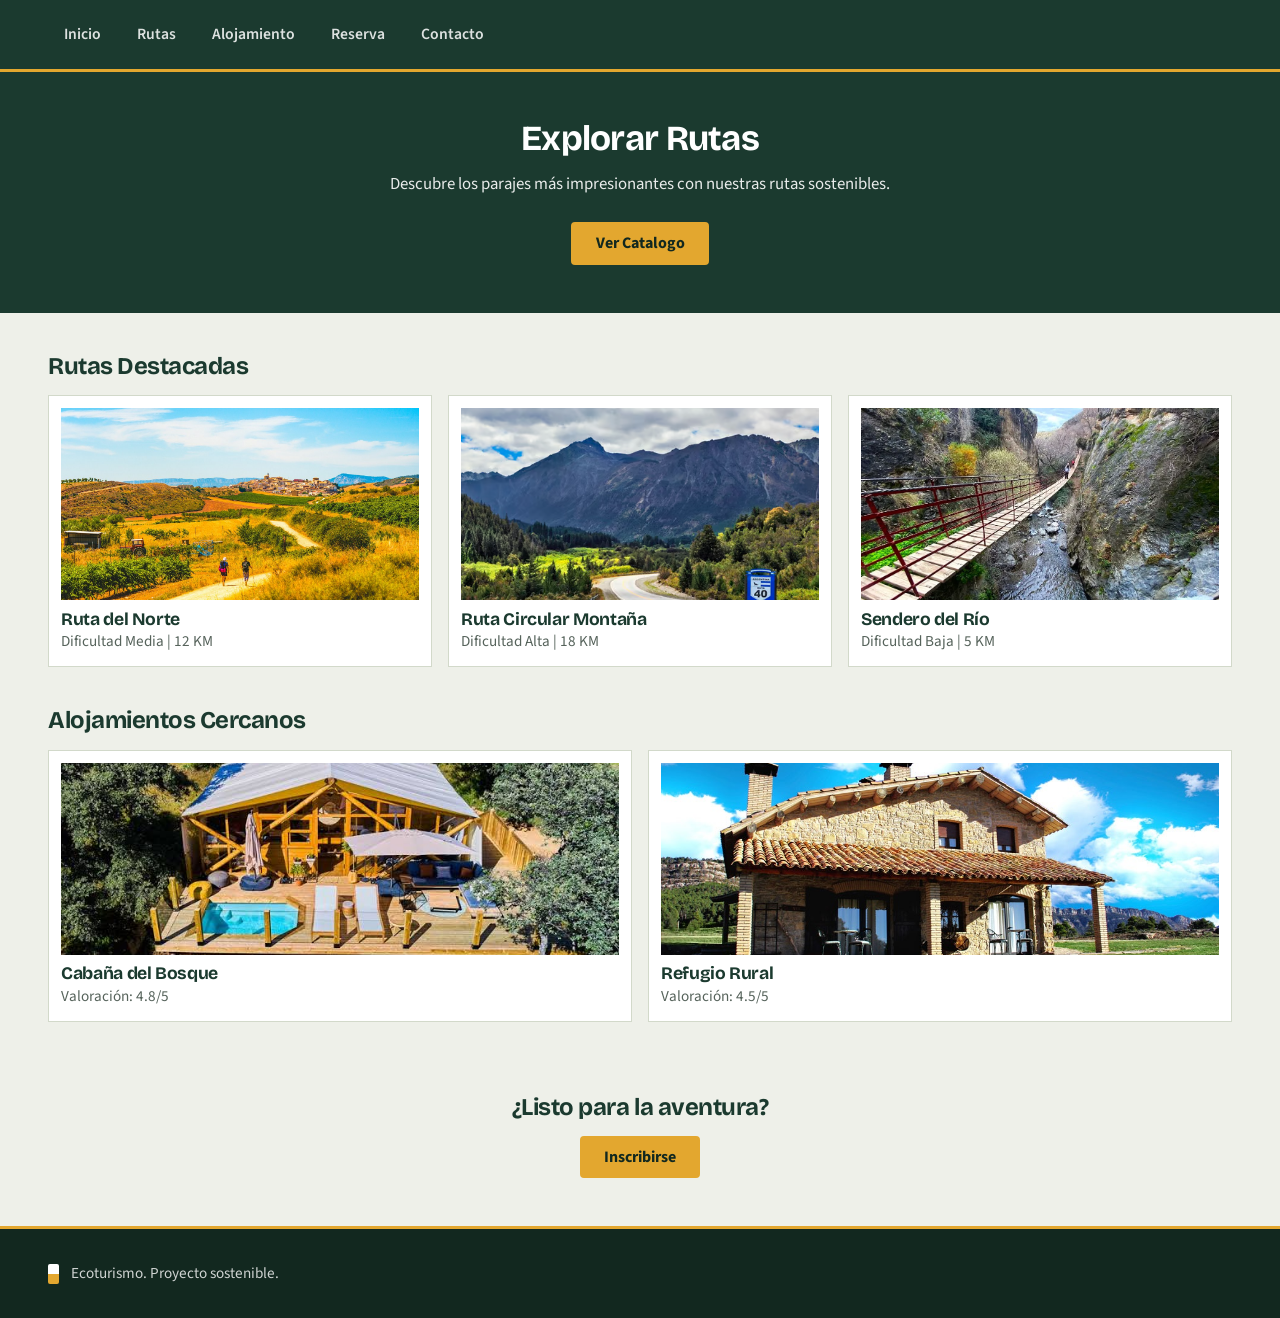
<file: Ecoturismo/index.html>
<!DOCTYPE html>
<html lang="es">
<head>
    <meta charset="UTF-8">
    <meta name="viewport" content="width=device-width, initial-scale=1.0">
    <title>Ecoturismo - Inicio</title>
    <link rel="stylesheet" href="css/estilo.css">
</head>
<body >

    <header>
        <div class="logo">
            <h1>ECOTURISMO</h1>
        </div>
        
        <nav>
            <ul>
                <li><a href="index.html">Inicio</a></li>
                <li><a href="listado.html">Rutas</a></li>
                <li><a href="detalle.html">Alojamiento</a></li>
                <li><a href="formulario.html">Reserva</a></li>
                <li><a href="contacto.html">Contacto</a></li>
            </ul>
        </nav>
    </header>

    <main>
        <section id="hero">
            <h2>Explorar Rutas</h2>
            <p>Descubre los parajes más impresionantes con nuestras rutas sostenibles.</p>
            <a href="listado.html">Ver Catalogo</a>
        </section>

        <!-- Sección de Rutas Destacadas -->
        <section id="rutas-destacadas">
            <h3>Rutas Destacadas</h3>
            <div class="grid-rutas">
                <article class="tarjeta-ruta">
                    <!-- Recuerda incluir siempre el atributo alt en las imágenes -->
                    <img src="img/ruta3.jpg" alt="Sendero boscoso de la ruta norte">
                    <h4>Ruta del Norte</h4>
                    <p>Dificultad Media | 12 KM</p>
                </article>
                <article class="tarjeta-ruta">
                    <img src="img/ruta2.jpg" alt="Vista de la montaña en la ruta circular">
                    <h4>Ruta Circular Montaña</h4>
                    <p>Dificultad Alta | 18 KM</p>
                </article>
                <article class="tarjeta-ruta">
                    <img src="img/ruta1.png" alt="Camino junto al río">
                    <h4>Sendero del Río</h4>
                    <p>Dificultad Baja | 5 KM</p>
                </article>
            </div>
        </section>

        <!-- Sección de Alojamientos Cercanos -->
        <section id="alojamientos">
            <h3>Alojamientos Cercanos</h3>
            <div class="grid-alojamientos">
                <article class="tarjeta-alojamiento">
                    <img src="img/cabaña.jpg" alt="Cabaña de madera ecológica">
                    <h4>Cabaña del Bosque</h4>
                    <p>Valoración: 4.8/5</p>
                </article>
                <article class="tarjeta-alojamiento">
                    <img src="img/rural.jpg" alt="Refugio rural sostenible">
                    <h4>Refugio Rural</h4>
                    <p>Valoración: 4.5/5</p>
                </article>
            </div>
        </section>

        <!-- Sección de Inscripción final -->
        <section id="inscripcion">
            <h3>¿Listo para la aventura?</h3>
            <a href="formulario.html">Inscribirse</a>
        </section>
    </main>

    <footer>
        <p>Ecoturismo. Proyecto sostenible.</p>
    </footer>

</body>
</html>
</file>
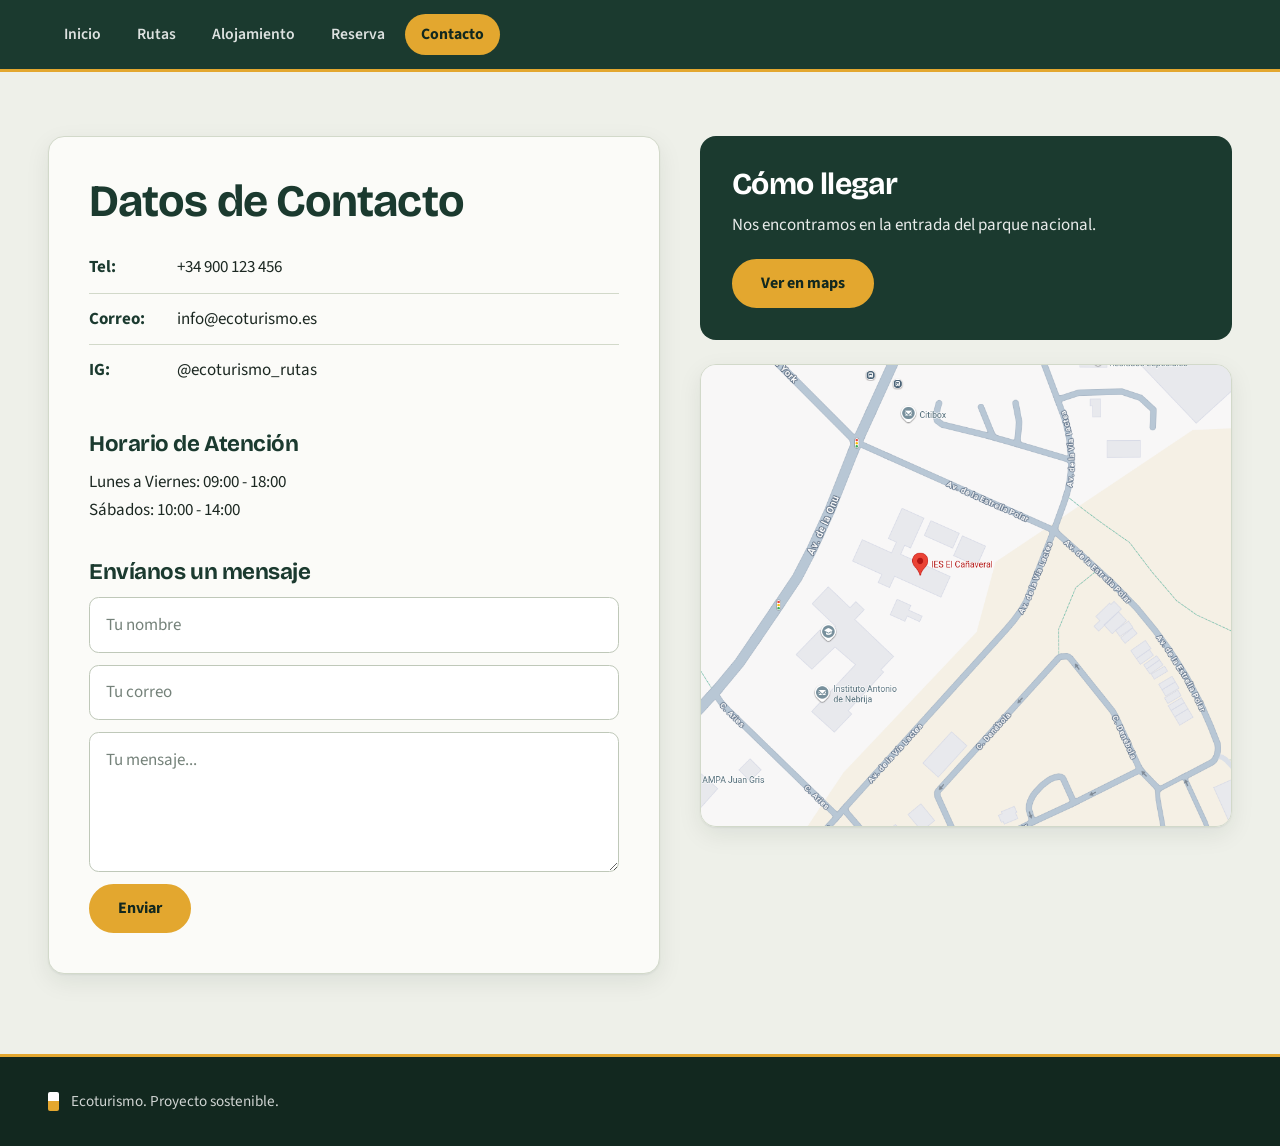
<file: Ecoturismo/contacto.html>
<!DOCTYPE html>
<html lang="es">
<head>
    <meta charset="UTF-8">
    <meta name="viewport" content="width=device-width, initial-scale=1.0">
    <title>Ecoturismo - Contacto</title>
    <link rel="stylesheet" href="css/estilo.css">
</head>
<body>
    <header>
        <div class="logo"><h1>ECOTURISMO</h1></div>
        <nav>
            <ul>
                <li><a href="index.html">Inicio</a></li>
                <li><a href="listado.html">Rutas</a></li>
                <li><a href="detalle.html">Alojamiento</a></li>
                <li><a href="formulario.html">Reserva</a></li>
                <li><a href="contacto.html"><strong>Contacto</strong></a></li>
            </ul>
        </nav>
    </header>

    <main>
        <section id="zona-contacto">
            
            <div class="info-contacto">
                <h3>Datos de Contacto</h3>
                <ul>
                    <li><span title="Teléfono">Tel:</span> +34 900 123 456</li>
                    <li><span title="Correo">Correo:</span> info@ecoturismo.es</li>
                    <li><span>IG:</span> @ecoturismo_rutas</li>
                </ul>

                <h3>Horario de Atención</h3>
                <p>Lunes a Viernes: 09:00 - 18:00<br>Sábados: 10:00 - 14:00</p>
                
                <h3>Envíanos un mensaje</h3>
                <form action="#" method="POST">
                    <input type="text" placeholder="Tu nombre" required id="nombre">
                    <input type="email" placeholder="Tu correo" required id="email">
                    <textarea placeholder="Tu mensaje..." rows="4" required id="mensaje"></textarea>
                    <button type="button" onclick="if (document.getElementById('nombre').value==''||document.getElementById('email').value==''||document.getElementById('mensaje').value=='') {
                        alert('Debes rellenar todos los campos')
                    }else{
                        alert('Ha sido enviado correctamente')
                        document.getElementById('nombre').value=''
                        document.getElementById('email').value=''
                        document.getElementById('mensaje').value=''
                    }"
                    
                    >Enviar</button>
                </form>
            </div>
                <div class="como-llegar">
                    <h3>Cómo llegar</h3>
                    <p>Nos encontramos en la entrada del parque nacional.</p>
                    <a href="https://www.google.com/maps/place/IES+El+Ca%C3%B1averal/@40.3124061,-3.8529028,18.08z/data=!3m1!5s0xd418c3bb704813d:0x5dc97cf10f8c2a74!4m6!3m5!1s0xd418c3a1f62d9e5:0xaefd32a6415e67c1!8m2!3d40.3125736!4d-3.8520269!16s%2Fg%2F11b620g97v?entry=ttu&g_ep=EgoyMDI2MTAyMC4wIKXMDSoASAFQAw%3D%3D">Ver en maps</a>
                </div>

                <div class="mapa-ubicacion">
                <!-- Aquí incrustaremos el iframe de Google Maps más adelante -->
                <div class="placeholder-mapa">
                    <img src="img/ubi.png" alt="Ubicación en el mapa" id="fotoUbi">
                </div>
            </div>

        </section>
    </main>

    <footer>
        <p>Ecoturismo. Proyecto sostenible.</p>
    </footer>
</body>
</html>
</file>
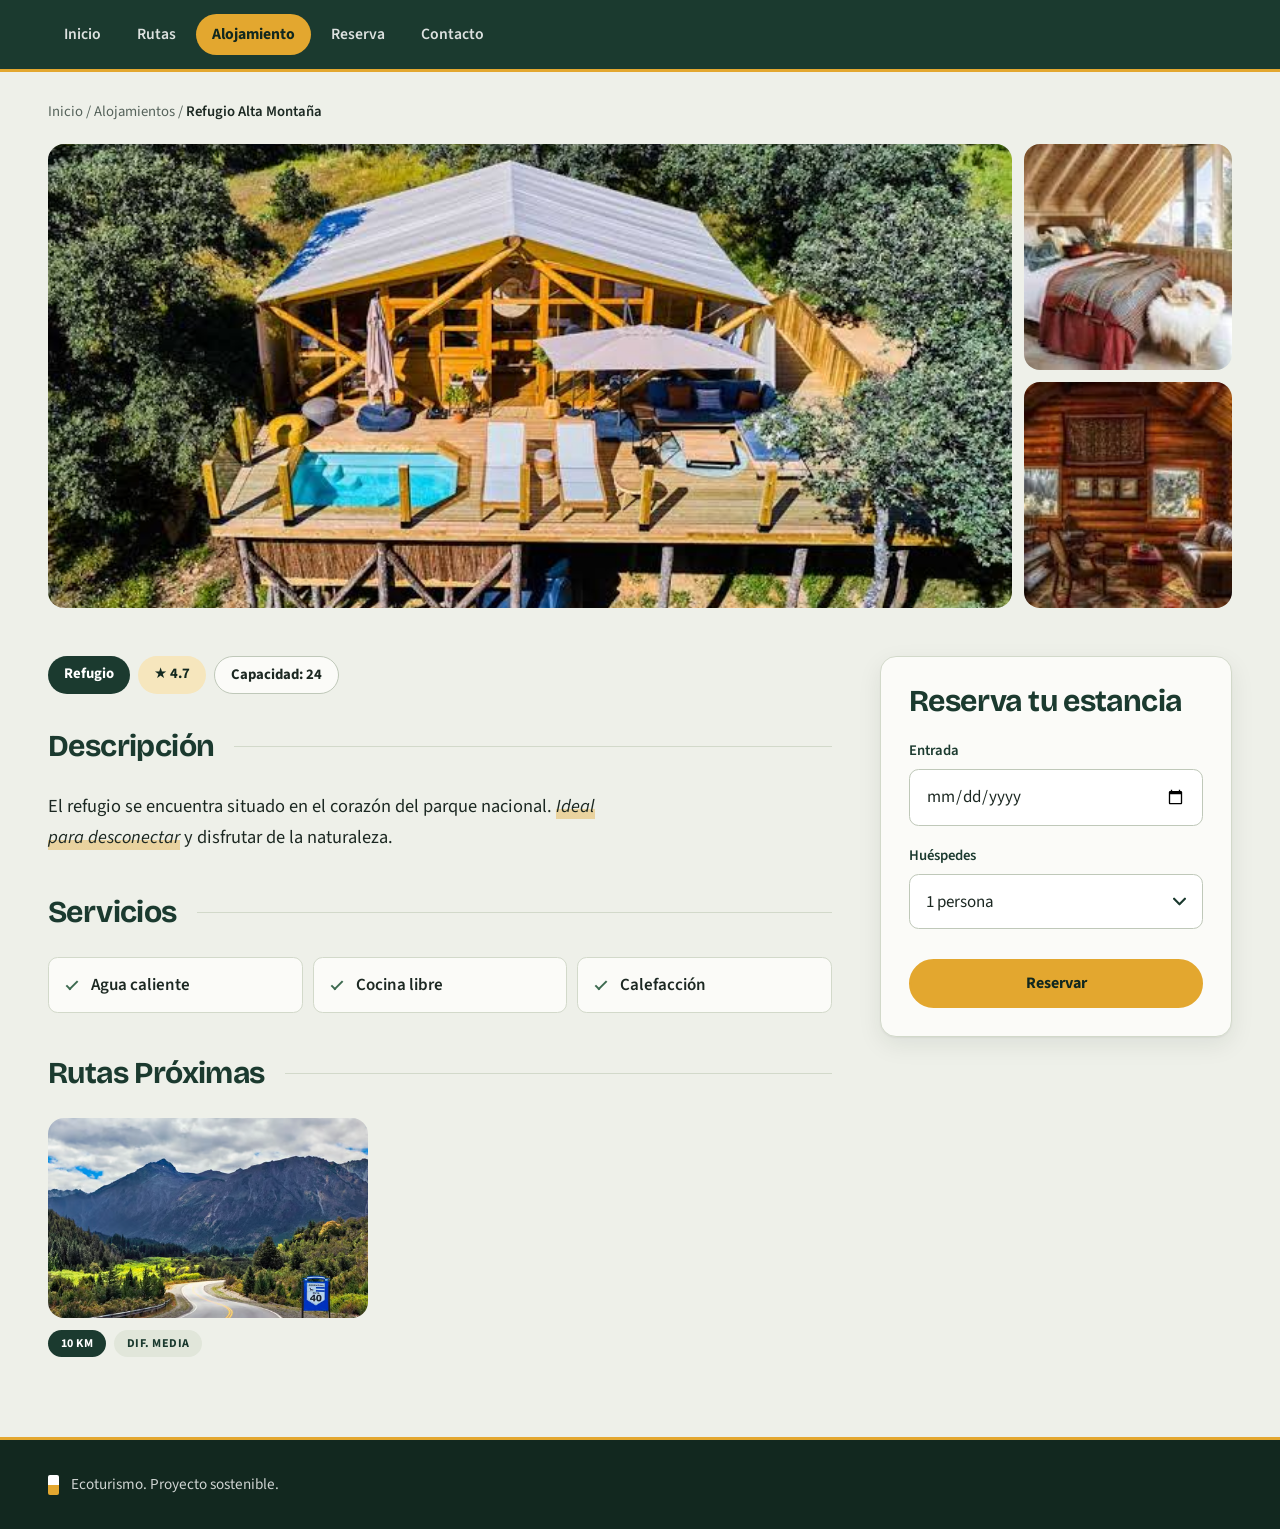
<file: Ecoturismo/detalle.html>
<!DOCTYPE html>
<html lang="es">
<head>
    <meta charset="UTF-8">
    <meta name="viewport" content="width=device-width, initial-scale=1.0">
    <title>Ecoturismo - Detalle de Alojamiento</title>
    <link rel="stylesheet" href="css/estilo.css">
</head>
<body>
    <header>
        <div class="logo"><h1>ECOTURISMO</h1></div>
        <nav>
            <ul>
                <li><a href="index.html">Inicio</a></li>
                <li><a href="listado.html">Rutas</a></li>
                <li><a href="detalle.html"><strong>Alojamiento</strong></a></li>
                <li><a href="formulario.html">Reserva</a></li>
                <li><a href="contacto.html">Contacto</a></li>
            </ul>
        </nav>
    </header>

    <main>
        <nav class="breadcrumb">
            <a href="index.html">Inicio</a> / <a href="listado.html">Alojamientos</a> / <span>Refugio Alta Montaña</span>
        </nav>

        <section id="galeria">
            <div class="imagen-principal">
                <img src="img/cabaña.jpg" alt="Vista exterior del refugio">
            </div>
            <div class="miniaturas">
                <img src="img/interior.jpeg" alt="Interior del refugio">
                <img src="img/comedor.jpeg" alt="Comedor del refugio">
            </div>
        </section>

        <div class="contenedor-detalle">
            <section id="info-principal">
                <div class="etiquetas">
                    <span class="tipo">Refugio</span>
                    <span class="valoracion">★ 4.7</span>
                    <span class="capacidad">Capacidad: 24</span>
                </div>
                
                <h3>Descripción</h3>
                <p>El refugio se encuentra situado en el corazón del parque nacional. <em>Ideal para desconectar</em> y disfrutar de la naturaleza.</p>
                
                <h3>Servicios</h3>
                <ul class="lista-servicios">
                    <li>Agua caliente</li>
                    <li>Cocina libre</li>
                    <li>Calefacción</li>
                </ul>

                <h3>Rutas Próximas</h3>
                <div class="rutas-relacionadas">
                    <article class="tarjeta-miniatura">
                        <img src="img/ruta2.jpg" alt="Ruta cercana al refugio">
                        <span>10 KM</span> <span>DIF. MEDIA</span>
                    </article>
                </div>
            </section>

            <aside id="reserva-rapida">
                <h3>Reserva tu estancia</h3>
                <form action="#" method="POST">
                    <label for="fecha-entrada">Entrada</label>
                    <input type="date" id="fecha-entrada" name="fecha-entrada">
                    
                    <label for="huespedes">Huéspedes</label>
                    <select id="huespedes" name="huespedes">
                        <option value="1">1 persona</option>
                        <option value="2">2 personas</option>
                    </select>
                    
                    <button type="button" class="btn" onclick="alert('Reseverva completada')">Reservar</button>
                </form>
            </aside>
        </div>
    </main>

    <footer>
        <p>Ecoturismo. Proyecto sostenible.</p>
    </footer>
</body>
</html>
</file>
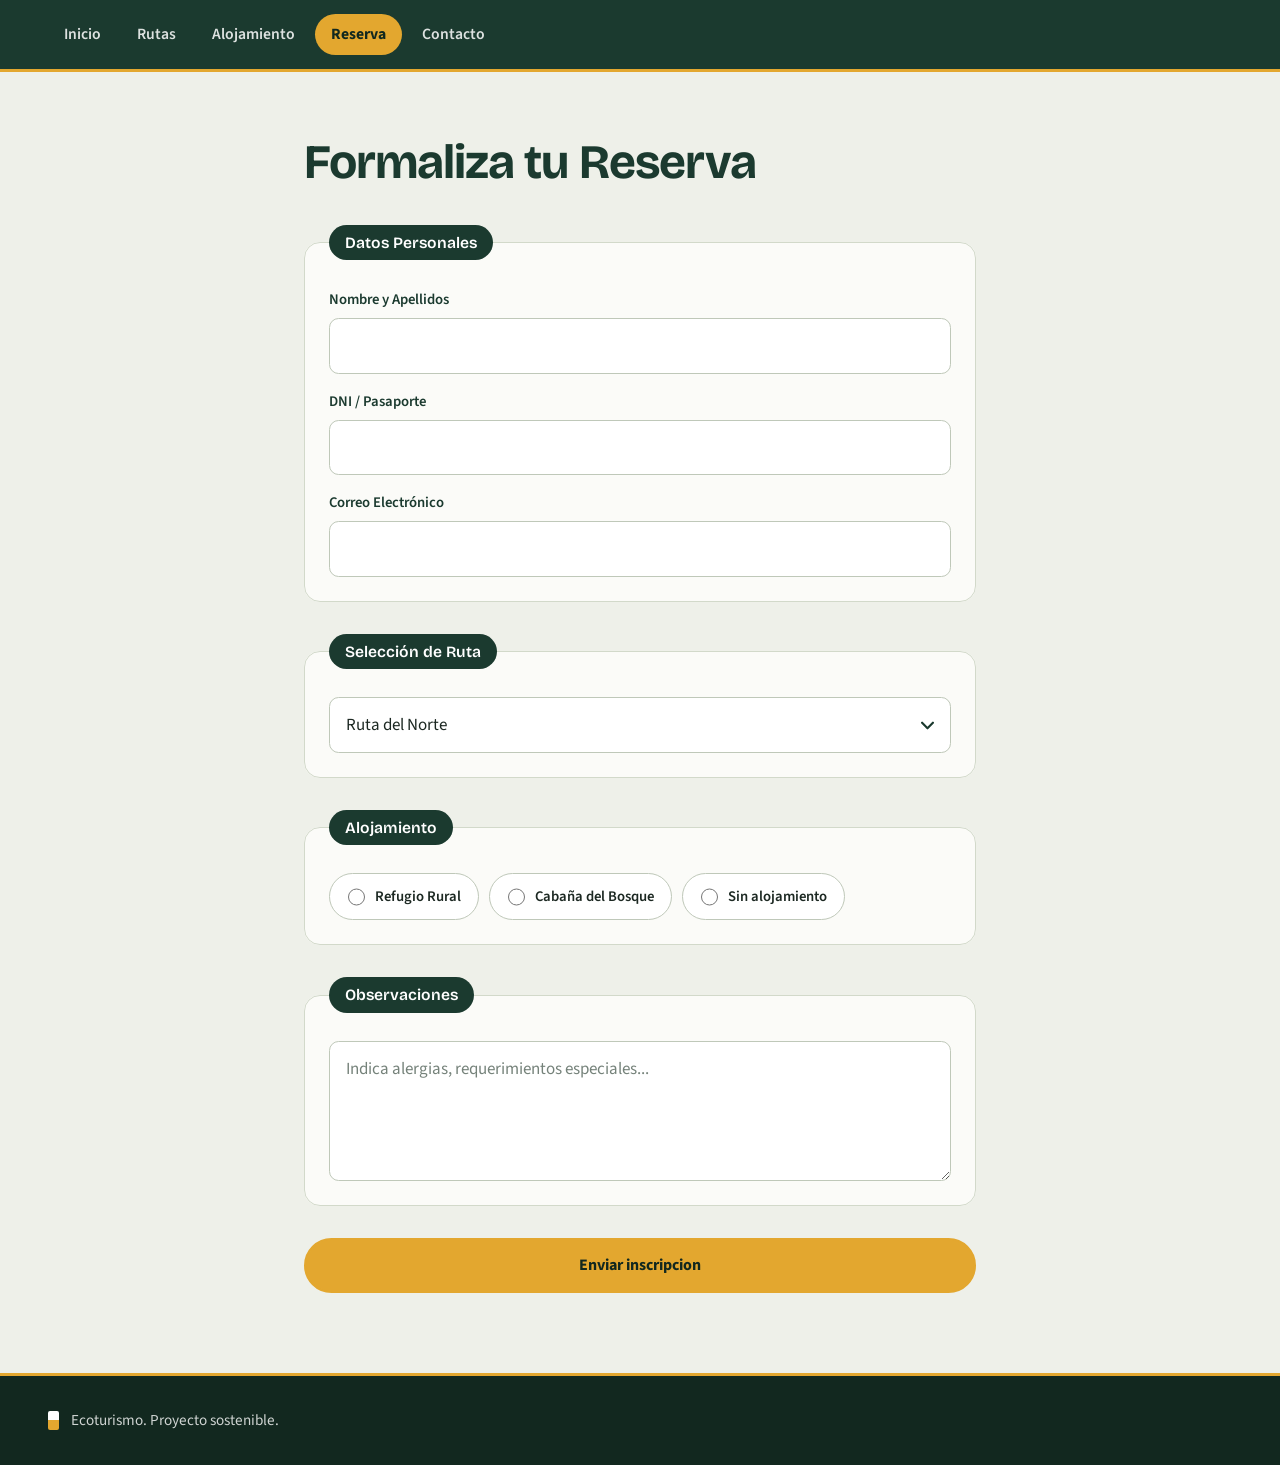
<file: Ecoturismo/formulario.html>
<!DOCTYPE html>
<html lang="es">
<head>
    <meta charset="UTF-8">
    <meta name="viewport" content="width=device-width, initial-scale=1.0">
    <title>Ecoturismo - Reserva</title>
    <link rel="stylesheet" href="css/estilo.css">
</head>
<body>
    <header>
        <div class="logo"><h1>ECOTURISMO</h1></div>
        <nav>
            <ul>
                <li><a href="index.html">Inicio</a></li>
                <li><a href="listado.html">Rutas</a></li>
                <li><a href="detalle.html">Alojamiento</a></li>
                <li><a href="formulario.html"><strong>Reserva</strong></a></li>
                <li><a href="contacto.html">Contacto</a></li>
            </ul>
        </nav>
    </header>

    <main class="centrar">
        <section id="inscripcion-evento">
            <h2>Formaliza tu Reserva</h2>
            <form action="formulario.html" method="POST">
                
                <fieldset>
                    <legend>Datos Personales</legend>
                    <div class="grupo-input">
                        <label for="nombre">Nombre y Apellidos</label>
                        <input type="text" id="nombre" name="nombre" required>
                    </div>
                    <div class="grupo-input">
                        <label for="dni">DNI / Pasaporte</label>
                        <input type="text" id="dni" name="dni" required>
                    </div>
                    <div class="grupo-input">
                        <label for="email">Correo Electrónico</label>
                        <input type="email" id="email" name="email" required>
                    </div>
                </fieldset>

                <fieldset>
                    <legend>Selección de Ruta</legend>
                    <select name="ruta" id="ruta">
                        <option value="norte">Ruta del Norte</option>
                        <option value="circular">Ruta Circular Montaña</option>
                    </select>
                </fieldset>

                <fieldset>
                    <legend>Alojamiento</legend>
                    <label><input type="radio" name="alojamiento" value="refugio"> Refugio Rural</label>
                    <label><input type="radio" name="alojamiento" value="cabana"> Cabaña del Bosque</label>
                    <label><input type="radio" name="alojamiento" value="ninguno"> Sin alojamiento</label>
                </fieldset>

                <fieldset>
                    <legend>Observaciones</legend>
                    <textarea name="observaciones" id="observaciones" rows="4" placeholder="Indica alergias, requerimientos especiales..."></textarea>
                </fieldset>

                <button type="button" onclick="if (document.getElementById('nombre').value==''||document.getElementById('dni').value==''||document.getElementById('email').value=='') {
                        alert('Debes rellenar todos los campos')
                    }else{
                        alert('Ha sido enviado correctamente')
                        document.getElementById('nombre').value=''
                        document.getElementById('email').value=''
                        document.getElementById('dni').value=''
                    }"
                    
                    >Enviar inscripcion</button>
            </form>
        </section>
    </main>

    <footer>
        <p>Ecoturismo. Proyecto sostenible.</p>
    </footer>
</body>
</html>
</file>
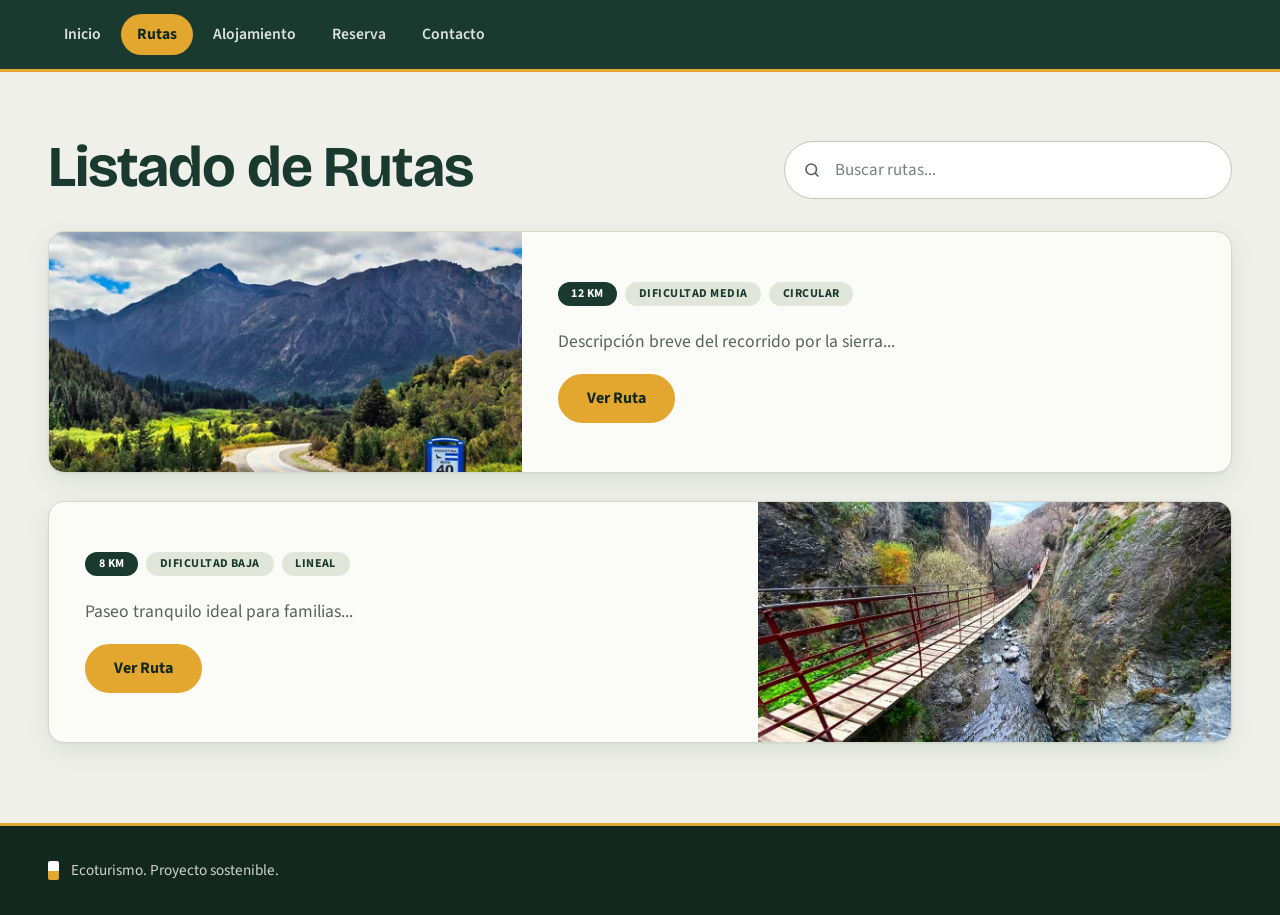
<file: Ecoturismo/listado.html>
<!DOCTYPE html>
<html lang="es">
<head>
    <meta charset="UTF-8">
    <meta name="viewport" content="width=device-width, initial-scale=1.0">
    <title>Ecoturismo - Listado de Rutas</title>
    <link rel="stylesheet" href="css/estilo.css">
</head>
<body>
    <header>
        <div class="logo">
            <h1>ECOTURISMO</h1>
        </div>
        <nav>
            <ul>
                <li><a href="index.html">Inicio</a></li>
                <li><a href="listado.html"><strong>Rutas</strong></a></li>
                <li><a href="detalle.html">Alojamiento</a></li>
                <li><a href="formulario.html">Reserva</a></li>
                <li><a href="contacto.html">Contacto</a></li>
            </ul>
        </nav>
    </header>

    <main>
        <section id="filtros-rutas">
            <h2>Listado de Rutas</h2>
            <!-- Barra de búsqueda simulada -->
            <div class="barra-busqueda">
                <input type="text" placeholder="Buscar rutas...">
            </div>
        </section>

        <section id="lista-rutas">
            <article class="ruta-horizontal">
                <div class="imagen-ruta">
                    <img src="img/ruta2.jpg" alt="Ruta por la sierra">
                </div>
                <div class="info-ruta">
                    <span class="etiqueta">12 KM</span>
                    <span class="etiqueta">DIFICULTAD MEDIA</span>
                    <span class="etiqueta">CIRCULAR</span>
                    <p>Descripción breve del recorrido por la sierra...</p>
                    <a href="detalle.html" class="btn">Ver Ruta</a>
                </div>
            </article>

            <article class="ruta-horizontal">
                <div class="imagen-ruta">
                    <img src="img/ruta1.png" alt="Ruta por el valle">
                </div>
                <div class="info-ruta">
                    <span class="etiqueta">8 KM</span>
                    <span class="etiqueta">DIFICULTAD BAJA</span>
                    <span class="etiqueta">LINEAL</span>
                    <p>Paseo tranquilo ideal para familias...</p>
                    <a href="detalle.html" class="btn">Ver Ruta</a>
                </div>
            </article>
        </section>
    </main>

    <footer>
        <p>Ecoturismo. Proyecto sostenible.</p>
    </footer>
</body>
</html>
</file>
<file: Ecoturismo/css/estilo.css>
@import url("https://fonts.googleapis.com/css2?family=Bricolage+Grotesque:opsz,wght@12..96,500..800&family=Source+Sans+3:ital,wght@0,400..700;1,400&display=swap");


:root {
   --verde-oscuro: #1b3a2f;      
   --verde-mas-oscuro: #12281f;    
   --verde-claro: #3d6a50;         
   --naranja: #e3a72f;       
   --dorado: #f6e6bd;
   --stone: #eef0e9;        
   --gris-claro: #e1e6da;  
   --blanco: #fbfbf8;        
   --negro: #1c2822;     
   --gris-oscuro: #56635b;    
   --gris: #d2d9ca;        
   --azul-oscuro: #1a5fb4;        


   --fuente-titulo: "Bricolage Grotesque", "Trebuchet MS", system-ui, sans-serif;
   --fuente-cuerpo: "Source Sans 3", system-ui, -apple-system, "Segoe UI", sans-serif;


   --altura-cabecera: 4.5rem;
   --margen-lateral: max(1.25rem, calc((100vw - 74rem) / 2));
   --radio: 1rem;
   --radio-pequeno: .6rem;
   --radio-pastilla: 999px;


   --sombra: 0 1px 2px rgba(18, 40, 31, .06), 0 8px 24px rgba(18, 40, 31, .08);
   --transicion: .2s ease;
}


*,
*::before,
*::after {
   margin: 0;
   padding: 0;
   box-sizing: border-box;
}


html {
   scroll-behavior: smooth;
   scroll-padding-top: calc(var(--altura-cabecera) + 1rem);
}


body {
   display: flex;             
   flex-direction: column;
   min-height: 100vh;
   font-family: var(--fuente-cuerpo);
   font-size: 1.0625rem;
   line-height: 1.65;
   color: var(--negro);
   background-color: var(--stone);
   -webkit-font-smoothing: antialiased;
}


main { flex: 1; }


h1, h2, h3, h4 {
   font-family: var(--fuente-titulo);
   font-weight: 700;
   line-height: 1.1;
   letter-spacing: -.02em;
   color: var(--verde-oscuro);
}


h2 { font-size: clamp(2rem, 4vw, 3rem); }
h3 { font-size: clamp(1.5rem, 2.4vw, 1.9rem); }
h4 { font-size: 1.3rem; }


p { max-width: 65ch; }


a {
   color: var(--verde-oscuro);
   text-underline-offset: .2em;
   transition: color var(--transicion), background-color var(--transicion);
}
a:hover { color: var(--verde-claro); }


img {
   display: block;
   max-width: 100%;
}


em {
   font-style: italic;
   background: linear-gradient(transparent 62%, rgba(227, 167, 47, .4) 62%);
}


::selection {
   background: var(--naranja);
   color: var(--verde-mas-oscuro);
}


:focus-visible {
   outline: 3px solid var(--azul-oscuro);
   outline-offset: 3px;
}


#rutas-destacadas,
#alojamientos,
#inscripcion,
#filtros-rutas,
#lista-rutas,
#galeria,
.contenedor-detalle,
.breadcrumb,
#zona-contacto {
   padding-inline: var(--margen-lateral);
}


header {
   position: sticky;
   top: 0;
   z-index: 100;
   display: flex;
   flex-wrap: wrap;
   align-items: center;
   justify-content: flex-start;
   gap: .5rem 1.5rem;
   min-height: var(--altura-cabecera);
   padding: .5rem var(--margen-lateral);
   background-color: var(--verde-oscuro);
   color: #fff;
   border-bottom: 3px solid var(--naranja);
}


.logo {
   position: absolute;
   width: 1px;
   height: 1px;
   overflow: hidden;
   clip-path: inset(50%);
   white-space: nowrap;
}
.logo h1 { color: #fff; }


footer p::before {
   content: "";
   flex: none;
   width: .7rem;
   height: 1.2rem;
   border-radius: 2px;
   background: linear-gradient(#fff 0 50%, var(--naranja) 50% 100%);
}


header nav ul {
   display: flex;
   flex-wrap: wrap;
   gap: .25rem;
   list-style: none;
}
header nav a {
   display: block;
   padding: .5rem 1rem;
   border-radius: var(--radio-pastilla);
   font-size: .98rem;
   font-weight: 600;
   color: rgba(255, 255, 255, .85);
   text-decoration: none;
}
header nav a:hover {
   background-color: rgba(255, 255, 255, .14);
   color: #fff;
}
header nav strong {
   font-weight: 700;
   color: inherit;
}


header nav a:has(strong) {
   background-color: var(--naranja);
   color: var(--verde-mas-oscuro);
}


header :focus-visible,
footer :focus-visible,
#hero :focus-visible,
.como-llegar :focus-visible {
   outline-color: #fff;
}


footer {
   padding: 2rem var(--margen-lateral);
   background-color: var(--verde-mas-oscuro);
   color: rgba(255, 255, 255, .8);
   font-size: .95rem;
   border-top: 3px solid var(--naranja);
}
footer p {
   display: flex;
   align-items: center;
   gap: .75rem;
}


.btn,
button,
#hero a,
#inscripcion a,
.como-llegar a {
   display: inline-flex;
   align-items: center;
   justify-content: center;
   padding: .8rem 1.7rem;
   border: 2px solid var(--naranja);
   border-radius: var(--radio-pastilla);
   background-color: var(--naranja);
   color: var(--verde-mas-oscuro);
   font-family: var(--fuente-cuerpo);
   font-size: 1rem;
   font-weight: 700;
   line-height: 1.2;
   text-decoration: none;
   cursor: pointer;
   transition: background-color var(--transicion), border-color var(--transicion),
               color var(--transicion), transform var(--transicion), box-shadow var(--transicion);
}
.btn:hover,
button:hover,
#inscripcion a:hover {
   background-color: var(--verde-oscuro);
   border-color: var(--verde-oscuro);
   color: #fff;
   transform: translateY(-2px);
   box-shadow: var(--sombra);
}
.btn:active,
button:active,
#inscripcion a:active {
   transform: translateY(0);
   box-shadow: none;
}


#hero a:hover,
.como-llegar a:hover {
   background-color: #fff;
   border-color: #fff;
   color: var(--verde-oscuro);
}


label {
   font-size: .92rem;
   font-weight: 600;
   color: var(--verde-oscuro);
}


:where(input:not([type="radio"]):not([type="checkbox"]), select, textarea) {
   width: 100%;
   padding: .8rem 1rem;
   border: 1px solid #bfc8b9;
   border-radius: var(--radio-pequeno);
   background: #fff;
   color: var(--negro);
   font: inherit;
   transition: border-color var(--transicion), box-shadow var(--transicion);
}
:where(input:not([type="radio"]):not([type="checkbox"]), select, textarea):hover {
   border-color: var(--gris-oscuro);
}
:where(input:not([type="radio"]):not([type="checkbox"]), select, textarea):focus {
   outline: 2px solid transparent;
   border-color: var(--azul-oscuro);
   box-shadow: 0 0 0 4px rgba(26, 95, 180, .2);
}
::placeholder {
   color: #75827a;
   opacity: 1;
}
textarea {
   min-height: 7rem;
   resize: vertical;
}
select {
   padding-right: 2.75rem;
   appearance: none;
   background-image: url("data:image/svg+xml,%3Csvg xmlns='http://www.w3.org/2000/svg' viewBox='0 0 12 8' fill='none' stroke='%231b3a2f' stroke-width='2' stroke-linecap='round' stroke-linejoin='round'%3E%3Cpath d='m1 1.5 5 5 5-5'/%3E%3C/svg%3E");
   background-repeat: no-repeat;
   background-position: right 1rem center;
   background-size: .8rem;
   cursor: pointer;
}
input[type="radio"],
input[type="checkbox"] {
   accent-color: var(--verde-claro);
   width: 1.1rem;
   height: 1.1rem;
}


#hero {
   padding: 3rem var(--margen-lateral);
   text-align: center;
   color: #fff;
   background-color: var(--verde-oscuro);
}
#hero h2 {
   font-size: 2.2rem;
   color: #fff;
}
#hero p {
   margin: .75rem auto 1.5rem;
   font-size: 1.05rem;
   color: rgba(255, 255, 255, .9);
}




#rutas-destacadas { padding-block: 2.5rem 1rem; }
#alojamientos { padding-block: 1.5rem 2.5rem; }


#rutas-destacadas > h3,
#alojamientos > h3 {
   margin-bottom: 1rem;
   font-size: 1.5rem;
}
#info-principal > h3 {
   display: flex;
   align-items: center;
   gap: 1.25rem;
   margin-bottom: 1.75rem;
}


#info-principal > h3::after {
   content: "";
   flex: 1;
   height: 1px;
   background-color: var(--gris);
}


.grid-rutas,
.grid-alojamientos {
   display: grid;
   gap: 1rem;
}
.grid-rutas { grid-template-columns: repeat(3, 1fr); }
.grid-alojamientos { grid-template-columns: repeat(2, 1fr); }


.tarjeta-ruta,
.tarjeta-alojamiento {
   padding: .75rem;
   background-color: #fff;
   border: 1px solid var(--gris);
}
.tarjeta-ruta img,
.tarjeta-alojamiento img {
   width: 100%;
   height: 12rem;
   object-fit: cover;
   margin-bottom: .6rem;
}
.tarjeta-ruta h4,
.tarjeta-alojamiento h4 { font-size: 1.1rem; }
.tarjeta-ruta p,
.tarjeta-alojamiento p {
   color: var(--gris-oscuro);
   font-size: .95rem;
}


#inscripcion {
   padding-block: 2rem 3rem;
   text-align: center;
}
#inscripcion h3 {
   margin-bottom: 1rem;
   font-size: 1.5rem;
}


#hero a,
#inscripcion a {
   padding: .6rem 1.4rem;
   border-radius: 4px;
}


#filtros-rutas {
   display: flex;
   flex-wrap: wrap;
   align-items: flex-end;
   justify-content: space-between;
   gap: 1.25rem 2rem;
   padding-block: 4rem 2rem;
}
#filtros-rutas h2 { font-size: clamp(2.2rem, 5vw, 3.6rem); }


.barra-busqueda {
   flex: 1 1 20rem;
   max-width: 28rem;
}
.barra-busqueda input {
   padding: .9rem 1.4rem .9rem 3.1rem;
   border-radius: var(--radio-pastilla);
   background-image: url("data:image/svg+xml,%3Csvg xmlns='http://www.w3.org/2000/svg' viewBox='0 0 24 24' fill='none' stroke='%2356635b' stroke-width='2.2' stroke-linecap='round'%3E%3Ccircle cx='11' cy='11' r='7'/%3E%3Cpath d='m20 20-3.5-3.5'/%3E%3C/svg%3E");
   background-repeat: no-repeat;
   background-position: 1.15rem center;
   background-size: 1.1rem;
}


#lista-rutas {
   display: grid;
   gap: 1.75rem;
   padding-block: 0 5rem;
}


.ruta-horizontal {
   display: grid;
   grid-template-columns: minmax(0, 2fr) minmax(0, 3fr);
   overflow: hidden;
   background-color: var(--blanco);
   border: 1px solid var(--gris);
   border-radius: var(--radio);
   box-shadow: var(--sombra);
}
.ruta-horizontal:nth-child(even) { grid-template-columns: minmax(0, 3fr) minmax(0, 2fr); }
.ruta-horizontal:nth-child(even) .imagen-ruta { order: 2; }


.imagen-ruta {
   position: relative;
   min-height: 15rem;
}
.imagen-ruta img {
   position: absolute;
   inset: 0;
   width: 100%;
   height: 100%;
   object-fit: cover;
}


.info-ruta {
   display: flex;
   flex-wrap: wrap;
   align-content: center;
   align-items: center;
   gap: .5rem;
   padding: 2rem 2.25rem;
}
.info-ruta p {
   flex: 1 1 100%;
   margin: .85rem 0 .6rem;
   font-size: 1.1rem;
   color: var(--gris-oscuro);
}


.etiqueta {
   padding: .3rem .85rem;
   border-radius: var(--radio-pastilla);
   background-color: var(--gris-claro);
   color: var(--verde-oscuro);
   font-size: .75rem;
   font-weight: 700;
   letter-spacing: .04em;
   line-height: 1.2;
}
.etiqueta:first-child {
   background-color: var(--verde-oscuro);
   color: #fff;
}


.breadcrumb {
   padding-block: 1.75rem 1.25rem;
   font-size: .92rem;
   color: var(--gris-oscuro);
}
.breadcrumb a {
   color: var(--gris-oscuro);
   text-decoration: none;
}
.breadcrumb a:hover {
   color: var(--verde-oscuro);
   text-decoration: underline;
}
.breadcrumb span {
   font-weight: 600;
   color: var(--negro);
}


#galeria {
   display: grid;
   grid-template-columns: minmax(0, 1fr) 13rem;
   gap: .75rem;
}
.imagen-principal,
.miniaturas img {
   overflow: hidden;
   border-radius: var(--radio);
}
.imagen-principal { height: clamp(18rem, 42vw, 29rem); }
.imagen-principal img {
   width: 100%;
   height: 100%;
   object-fit: cover;
}
.miniaturas {
   display: grid;
   grid-template-rows: repeat(2, minmax(0, 1fr));
   gap: .75rem;
}
.miniaturas img {
   width: 100%;
   height: 100%;
   object-fit: cover;
}


.contenedor-detalle {
   display: grid;
   grid-template-columns: minmax(0, 1fr) 22rem;
   align-items: start;
   gap: 3rem;
   padding-block: 3rem 5rem;
}


.etiquetas {
   display: flex;
   flex-wrap: wrap;
   gap: .5rem;
   margin-bottom: 2.25rem;
}
.etiquetas span {
   padding: .35rem 1rem;
   border-radius: var(--radio-pastilla);
   font-size: .92rem;
   font-weight: 700;
}
.tipo {
   background-color: var(--verde-oscuro);
   color: #fff;
}
.valoracion {
   background-color: var(--dorado);
   color: var(--verde-mas-oscuro);
}
.capacidad {
   background-color: var(--blanco);
   border: 1px solid #bfc8b9;
   color: var(--negro);
}


#info-principal > h3:not(:first-of-type) { margin-top: 2.75rem; }
#info-principal > p { font-size: 1.15rem; }


.lista-servicios {
   display: grid;
   grid-template-columns: repeat(auto-fit, minmax(10rem, 1fr));
   gap: .6rem;
   list-style: none;
}
.lista-servicios li {
   display: flex;
   align-items: center;
   gap: .85rem;
   padding: .8rem 1rem;
   background-color: var(--blanco);
   border: 1px solid var(--gris);
   border-radius: var(--radio-pequeno);
   font-weight: 600;
}
.lista-servicios li::before {
   content: "";
   flex: none;
   width: .38rem;
   height: .75rem;
   margin: 0 .15rem .2rem .25rem;
   border: solid var(--verde-claro);
   border-width: 0 2.5px 2.5px 0;
   transform: rotate(45deg);
}


.rutas-relacionadas {
   display: flex;
   flex-wrap: wrap;
   gap: 1rem;
}
.tarjeta-miniatura {
   display: flex;
   flex-wrap: wrap;
   align-content: flex-start;
   gap: .5rem;
   width: min(100%, 20rem);
}
.tarjeta-miniatura img {
   width: 100%;
   aspect-ratio: 16 / 10;
   object-fit: cover;
   border-radius: var(--radio);
   margin-bottom: .2rem;
}
.tarjeta-miniatura span {
   padding: .25rem .8rem;
   border-radius: var(--radio-pastilla);
   background-color: var(--gris-claro);
   color: var(--verde-oscuro);
   font-size: .75rem;
   font-weight: 700;
   letter-spacing: .04em;
}
.tarjeta-miniatura span:first-of-type {
   background-color: var(--verde-oscuro);
   color: #fff;
}


#reserva-rapida {
   position: sticky;
   top: calc(var(--altura-cabecera) + 1.5rem);
   padding: 1.75rem;
   background-color: var(--blanco);
   border: 1px solid var(--gris);
   border-radius: var(--radio);
   box-shadow: var(--sombra);
}
#reserva-rapida h3 { margin-bottom: 1.25rem; }
#reserva-rapida form {
   display: flex;
   flex-direction: column;
   gap: .35rem;
}
#reserva-rapida label:not(:first-of-type) { margin-top: .75rem; }
#reserva-rapida button { margin-top: 1.5rem; }


.centrar {
   display: flex;
   align-items: flex-start;
   justify-content: center;
   padding: 4rem 1.25rem 5rem;
}
#inscripcion-evento {
   width: 100%;
   max-width: 42rem;
}
#inscripcion-evento h2 { margin-bottom: 2.25rem; }
#inscripcion-evento form {
   display: flex;
   flex-direction: column;
   gap: 2rem;
}


fieldset {
   display: flex;
   flex-direction: column;
   gap: 1rem;
   min-width: 0;
   padding: 1.75rem 1.5rem 1.5rem;
   background-color: var(--blanco);
   border: 1px solid var(--gris);
   border-radius: var(--radio);
}


legend {
   padding: .3rem 1rem;
   border-radius: var(--radio-pastilla);
   background-color: var(--verde-oscuro);
   color: #fff;
   font-family: var(--fuente-titulo);
   font-size: .98rem;
   font-weight: 600;
}
.grupo-input {
   display: flex;
   flex-direction: column;
   gap: .35rem;
}


fieldset:has(input[type="radio"]) {
   flex-direction: row;
   flex-wrap: wrap;
   gap: .6rem;
}
fieldset > label {
   display: flex;
   align-items: center;
   gap: .6rem;
   padding: .65rem 1.1rem;
   border: 1px solid #bfc8b9;
   border-radius: var(--radio-pastilla);
   background-color: #fff;
   color: var(--negro);
   cursor: pointer;
   transition: border-color var(--transicion), background-color var(--transicion);
}
fieldset > label:hover { border-color: var(--verde-claro); }
fieldset > label:has(input:checked) {
   border-color: var(--verde-claro);
   background-color: #e4efe6;
   font-weight: 600;
}


#inscripcion-evento form > button {
   width: 100%;
   padding-block: 1rem;
}


#zona-contacto {
   display: grid;
   grid-template-columns: minmax(0, 1.15fr) minmax(0, 1fr);
   grid-template-rows: auto 1fr;
   align-items: start;
   gap: 1.5rem 2.5rem;
   padding-block: 4rem 5rem;
}


.info-contacto {
   grid-column: 1;
   grid-row: 1 / span 2;
   padding: 2.5rem;
   background-color: var(--blanco);
   border: 1px solid var(--gris);
   border-radius: var(--radio);
   box-shadow: var(--sombra);
}
/* el primer h3 hace de título de la página */
.info-contacto h3:first-of-type {
   margin-bottom: 1rem;
   font-size: clamp(2rem, 4vw, 2.8rem);
}
.info-contacto h3:not(:first-of-type) {
   margin: 2.25rem 0 .75rem;
   font-size: 1.4rem;
}
.info-contacto ul { list-style: none; }
.info-contacto li {
   display: flex;
   gap: 1rem;
   padding: .7rem 0;
   border-bottom: 1px solid var(--gris);
}
.info-contacto li:last-child { border-bottom: 0; }
.info-contacto li span {
   min-width: 4.5rem;
   font-weight: 700;
   color: var(--verde-oscuro);
}
.info-contacto form {
   display: flex;
   flex-direction: column;
   gap: .75rem;
}
.info-contacto form button { align-self: flex-start; }


.como-llegar {
   grid-column: 2;
   grid-row: 1;
   padding: 2rem;
   border-radius: var(--radio);
   background-color: var(--verde-oscuro);
   color: rgba(255, 255, 255, .9);
}
.como-llegar h3 {
   margin-bottom: .6rem;
   color: #fff;
}
.como-llegar p { margin-bottom: 1.25rem; }


.mapa-ubicacion {
   grid-column: 2;
   grid-row: 2;
}
.placeholder-mapa {
   overflow: hidden;
   border: 1px solid var(--gris);
   border-radius: var(--radio);
   box-shadow: var(--sombra);
}
.placeholder-mapa img {
   width: 100%;
   height: auto;
}


@media (max-width: 768px) {
   header {
       position: static;            
       padding-block: .85rem;
   }
   header nav { width: 100%; }
   header nav ul { gap: 0; justify-content: space-between; }
   header nav a {
       padding: .45rem .55rem;
       font-size: .85rem;
   }




   .grid-alojamientos { grid-template-columns: 1fr; }


   .ruta-horizontal,
   .ruta-horizontal:nth-child(even) { grid-template-columns: 1fr; }
   .ruta-horizontal:nth-child(even) .imagen-ruta { order: 0; }
   .imagen-ruta { min-height: 12rem; }
   .info-ruta { padding: 1.5rem; }


   #galeria { grid-template-columns: 1fr; }
   .imagen-principal { height: 15rem; }
   .miniaturas {
       grid-template-columns: 1fr 1fr;
       grid-template-rows: none;
   }
   .miniaturas img { height: 8rem; }


   .centrar { padding-block: 2.5rem 3.5rem; }
   fieldset { padding-inline: 1.1rem; }


   .info-contacto { padding: 1.5rem; }
   .info-contacto form button { align-self: stretch; }
}
</file>
